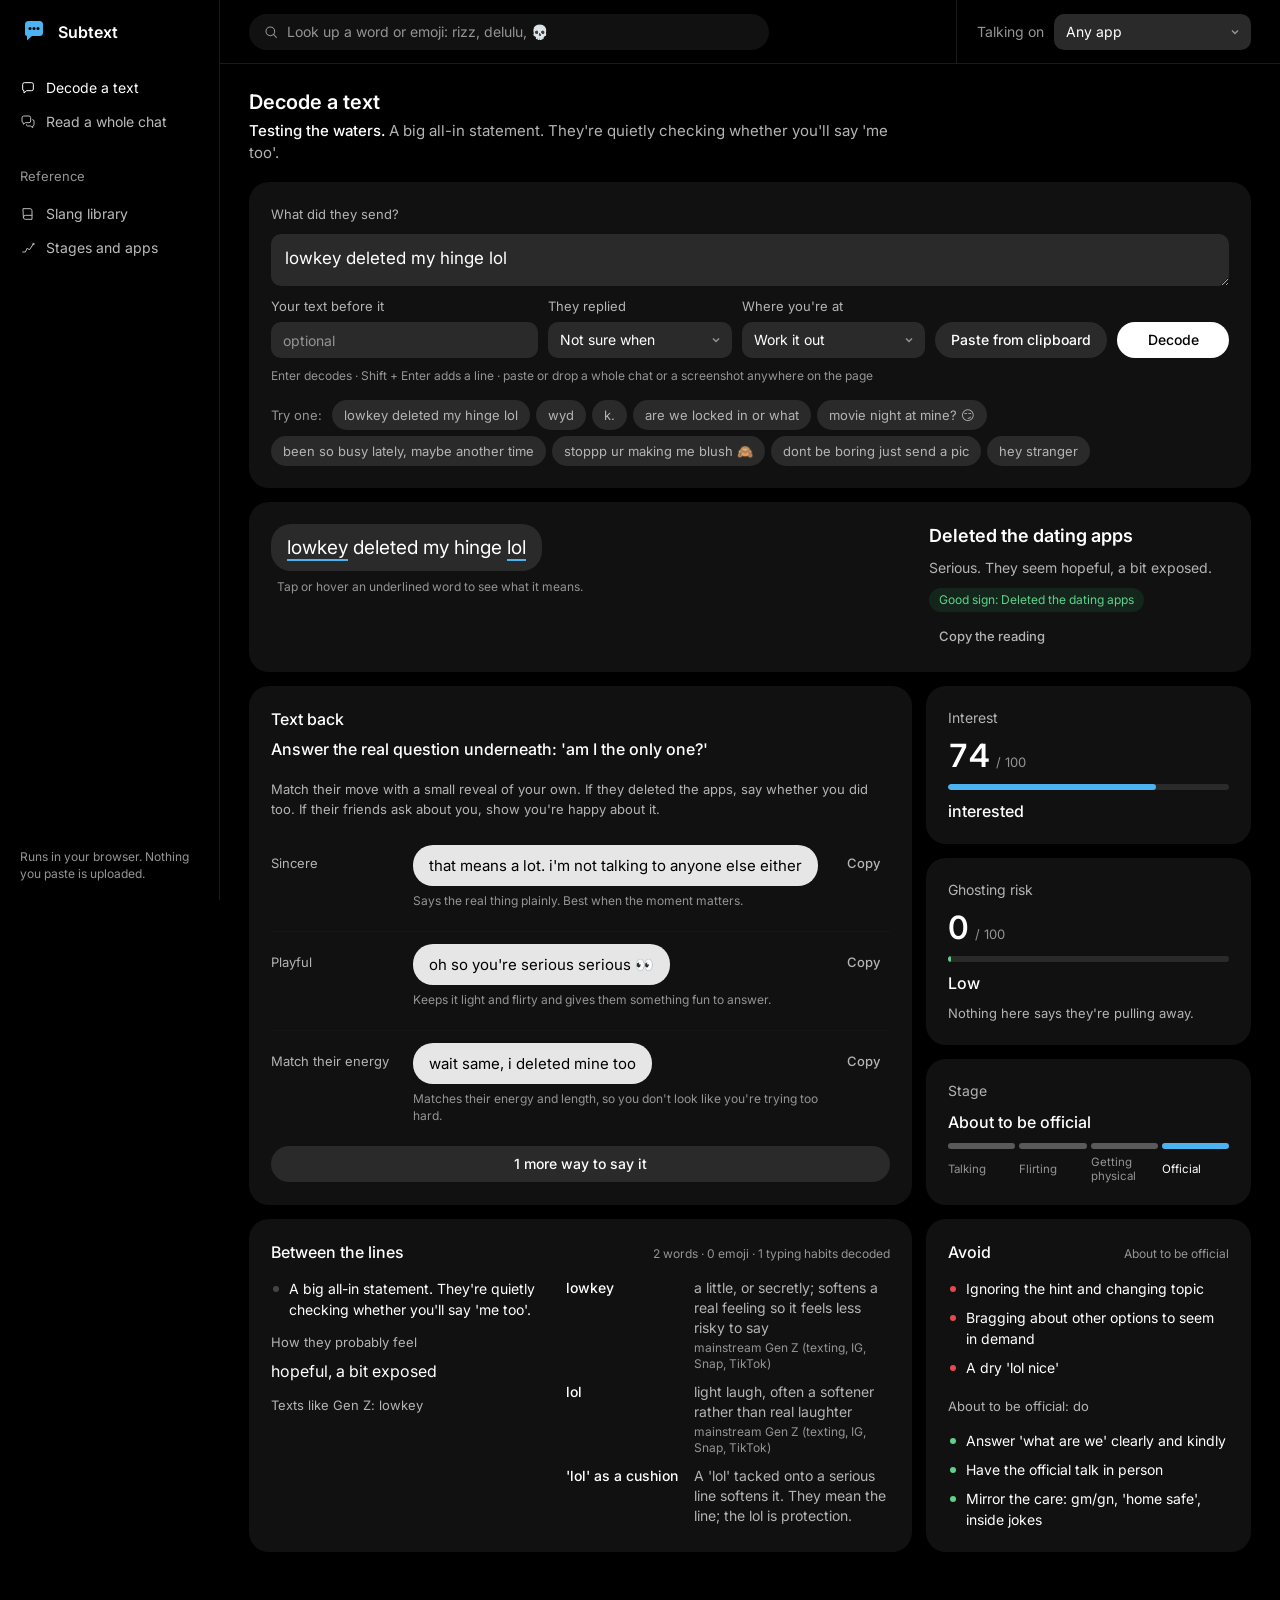
<file: index.html>
<!doctype html>
<html lang="en">
<head>
  <meta charset="utf-8">
  <meta name="viewport" content="width=device-width, initial-scale=1">
  <title>Subtext</title>
  <!-- The app lives in web/. This sends the repository's home address (and any #link after it) there. -->
  <script>location.replace("web/" + location.hash);</script>
  <meta http-equiv="refresh" content="0; url=web/">
  <style>body{background:#000;color:#fff;font:16px/1.5 system-ui,sans-serif;display:grid;place-items:center;min-height:100vh;margin:0}a{color:#4cb3f0}</style>
</head>
<body>
  <p>Opening <a href="web/">Subtext</a>…</p>
</body>
</html>
</file>
<file: web/app.css>
/* Subtext — true-black flat (tasteskill app sheet, seed 115003516).
 *
 * Elevation is lightness alone: #000 ground, #111 card, #2a2a2a nested panel. No borders or shadows on
 * cards. Colour lives on data only: the one data hue (--accent, the blue of a sent message) marks
 * interest and where you are on the stage track; status colours mark ghosting risk and flags. The
 * primary action is an inverted white pill.
 *
 * Shell (ruled T-frame): sidebar 220 + canvas. Top bar 64 with a 1px rule.
 * Canvas grid at 1440: 1440 - 220 - 1 (rule) - 2 x 29 (gutters) = 1161 = 6 columns x 181.17 + 5 gaps x 14.
 * Every card spans whole columns, so all edges land on the same six lines.
 */
:root {
  --ground: #000000;
  --surface: #111111;
  --raised: #2a2a2a;
  --border: #1a1a1a;
  --rule: #161616;
  --control: #444444;
  --text: #ffffff;
  --muted: #b4b4b4;
  --faint: #949494;
  --accent: #4cb3f0;          /* the sent-bubble blue: the one data hue */
  --positive: #5fd08b;
  --negative: #e5484d;
  --warning: #e5a93b;
  --chart-1: #4cb3f0;
  --chart-2: #e6e6e6;
  --chart-3: #6b6b6b;
  --chart-muted: #6b6b6b;
  --grid: #1f1f1f;
  --axis-ink: #949494;
  --ink: #ffffff;
  --chart-span: .12;
  --pill-positive-bg: #14261b; --pill-positive-ink: #5fd08b;
  --pill-negative-bg: #2c1a20; --pill-negative-ink: #f06a75;
  --pill-warning-bg: #2b2414; --pill-warning-ink: #e5a93b;
  --pill-neutral-bg: #222222; --pill-neutral-ink: #ffffff;
  --radius-card: 20px;
  --radius-inner: 14px;
  --radius-control: 999px;
  --radius-bubble: 20px;
  --sidebar-width: 220px;
  --gap: 14px;
  --pad: 22px;
  --gutter: 29px;
  --control-height: 36px;
  --fs-title: 20px;
  --fs-section: 16px;
  --fs-kpi: 24px;
  --fs-body: 14px;
  --fs-small: 12px;
  --font: "Inter", system-ui, -apple-system, "Segoe UI", sans-serif;
  color-scheme: dark;
}

*, *::before, *::after { box-sizing: border-box; }
html, body { margin: 0; height: 100%; }
body {
  background: var(--ground); color: var(--text);
  font: 400 var(--fs-body)/20px var(--font);
  -webkit-font-smoothing: antialiased;
}
h1, h2, h3, h4, p, ul, ol, dl, dd { margin: 0; }
ul, ol { padding: 0; list-style: none; }
button, input, select, textarea { font: inherit; color: inherit; }
button, a, select, summary, label { -webkit-tap-highlight-color: transparent; touch-action: manipulation; }
a { color: inherit; text-decoration: none; }
:focus-visible { outline: 2px solid var(--accent); outline-offset: 2px; }
::selection { background: var(--accent); color: #000; }
html { scrollbar-color: #3a3a3a transparent; accent-color: var(--accent); }
input, textarea { caret-color: var(--accent); }
.sr-only { position: absolute; width: 1px; height: 1px; padding: 0; margin: -1px; overflow: hidden; clip: rect(0 0 0 0); white-space: nowrap; border: 0; }
[hidden] { display: none !important; }
.num { font-variant-numeric: tabular-nums; }

/* ---------------------------------------------------------------- shell */
.shell {
  display: grid; min-height: 100vh;
  grid-template-columns: var(--sidebar-width) minmax(0, 1fr);
  grid-template-rows: 64px minmax(0, 1fr);
  grid-template-areas: "side top" "side canvas";
}
.side {
  grid-area: side; position: sticky; top: 0; height: 100vh;
  display: flex; flex-direction: column; gap: 4px;
  padding: 14px 10px 18px; border-right: 1px solid var(--border);
}
.brand { display: flex; align-items: center; gap: 10px; height: 36px; padding: 0 10px; margin-bottom: 18px; font-size: var(--fs-section); font-weight: 600; }
.mark { width: 28px; height: 28px; flex: none; }
.nav a {
  display: flex; align-items: center; gap: 10px; height: 32px; margin-bottom: 2px; padding: 0 10px;
  border-radius: 8px; color: #bbbbbb; transition: color 120ms ease, background-color 120ms ease;
}
.nav a:hover { color: var(--text); background: var(--surface); }
.nav a[aria-current="page"] { color: var(--text); }
.nav svg { width: 16px; height: 16px; flex: none; fill: none; stroke: currentColor; stroke-width: 1.5; stroke-linejoin: round; stroke-linecap: round; }
.nav-group { margin: 22px 10px 8px; color: var(--faint); font-size: 13px; }
.side-foot { margin-top: auto; padding: 0 10px; color: var(--faint); font-size: var(--fs-small); line-height: 17px; }

.top {
  grid-area: top; position: sticky; top: 0; z-index: 5;
  display: flex; align-items: center; justify-content: space-between; gap: 16px;
  padding: 0 0 0 var(--gutter); background: var(--ground); border-bottom: 1px solid var(--border);
}
.lookup { position: relative; flex: 1; max-width: 520px; }
.lookup svg { position: absolute; left: 14px; top: 10px; width: 16px; height: 16px; fill: none; stroke: var(--faint); stroke-width: 1.6; stroke-linecap: round; }
.top .lookup input {
  width: 100%; height: var(--control-height); padding: 0 14px 0 38px;
  border: 0; border-radius: var(--radius-control); background: var(--surface); outline-offset: 0;
}
.lookup input::placeholder { color: var(--faint); }
.switcher {
  display: flex; align-items: center; gap: 10px; align-self: stretch;
  padding: 0 var(--gutter) 0 20px; border-left: 1px solid var(--border);
}
.switcher-label { color: var(--faint); }
.switcher select { min-width: 160px; }

.canvas { grid-area: canvas; padding: 24px var(--gutter) 64px; min-width: 0; }

/* ---------------------------------------------------------------- controls */
select, input:not([type]), input[type="search"], textarea {
  height: var(--control-height); padding: 0 12px; border: 0; border-radius: 10px;
  background: var(--raised); color: var(--text);
}
select { padding-right: 30px; appearance: none; cursor: pointer;
  background-image: url("data:image/svg+xml,%3Csvg xmlns='http://www.w3.org/2000/svg' viewBox='0 0 12 12'%3E%3Cpath d='M3 4.5 6 7.5 9 4.5' fill='none' stroke='%23949494' stroke-width='1.5'/%3E%3C/svg%3E");
  background-repeat: no-repeat; background-position: right 10px center; background-size: 12px; }
textarea { height: auto; padding: 12px 14px; line-height: 22px; resize: vertical; }
input::placeholder, textarea::placeholder { color: var(--faint); }
.label { color: var(--muted); font-size: 13px; }

.btn {
  display: inline-flex; align-items: center; justify-content: center; gap: 8px;
  height: var(--control-height); padding: 0 16px; border: 0; border-radius: var(--radius-control);
  font-weight: 500; white-space: nowrap; cursor: pointer;
  transition: background-color 120ms ease, transform 80ms ease, color 120ms ease;
}
.btn:active { transform: translateY(1px); }
.btn.primary { background: #ffffff; color: #000000; }
.btn.primary:hover { background: #e6e6e6; }
.btn.secondary { background: var(--raised); color: var(--text); }
.btn.secondary:hover { background: #363636; }
.btn.ghost { background: transparent; color: var(--muted); height: 28px; padding: 0 10px; font-size: 13px; }
.btn.ghost:hover { color: var(--text); background: var(--raised); }
.file-btn { cursor: pointer; }

.segmented { display: inline-flex; gap: 2px; padding: 3px; border-radius: var(--radius-control); background: var(--surface); }
.segmented button {
  height: 30px; padding: 0 14px; border: 0; border-radius: var(--radius-control);
  background: transparent; color: var(--muted); cursor: pointer; white-space: nowrap;
}
.segmented button:hover { color: var(--text); }
.segmented button[aria-pressed="true"] { background: var(--raised); color: var(--text); }

/* ---------------------------------------------------------------- canvas */
.title-row { display: flex; flex-wrap: wrap; align-items: flex-end; justify-content: space-between; gap: 12px 24px; margin-bottom: 18px; }
.title-row h1 { font-size: var(--fs-title); line-height: 28px; font-weight: 600; }
.finding { margin-top: 4px; color: var(--muted); font-size: 15px; line-height: 22px; max-width: 72ch; }
.finding strong { color: var(--text); font-weight: 500; }
.title-actions { display: flex; flex-wrap: wrap; align-items: center; gap: 8px; }

.grid { display: grid; grid-template-columns: repeat(6, minmax(0, 1fr)); gap: var(--gap); align-items: stretch; }
.span-2 { grid-column: span 2; } .span-3 { grid-column: span 3; } .span-4 { grid-column: span 4; } .span-6 { grid-column: span 6; }
.reading { display: grid; grid-template-columns: repeat(6, minmax(0, 1fr)); gap: var(--gap); }
.reading:empty { display: none; }
@keyframes arrive { from { transform: translateY(10px); } }
@keyframes fill { from { transform: scaleX(0); } }
.reading.fresh > * { animation: arrive 260ms cubic-bezier(.16, 1, .3, 1) both; }
.reading.fresh > *:nth-child(2) { animation-delay: 40ms; }
.reading.fresh > *:nth-child(3) { animation-delay: 80ms; }
.reading.fresh > *:nth-child(n + 4) { animation-delay: 120ms; }
.meter i { transform-origin: left; animation: fill 520ms cubic-bezier(.16, 1, .3, 1) both; }
.stack { display: flex; flex-direction: column; gap: var(--gap); min-width: 0; }
.stack > .card { flex: 1; }

.card { background: var(--surface); border-radius: var(--radius-card); padding: var(--pad); min-width: 0; display: flex; flex-direction: column; gap: 14px; }
.card-head { display: flex; align-items: baseline; justify-content: space-between; gap: 12px; }
.card-head h2 { font-size: var(--fs-section); line-height: 22px; font-weight: 500; }
.card-head .meta { color: var(--faint); font-size: var(--fs-small); }
.panel { background: var(--raised); border-radius: var(--radius-inner); padding: 14px 16px; }

/* composer */
.composer { gap: 10px; }
.composer textarea { font-size: 17px; line-height: 24px; min-height: 52px; background: var(--raised); }
.composer-row { display: flex; flex-wrap: wrap; align-items: flex-end; gap: 10px; }
.field-inline { display: grid; gap: 6px; flex: 2 1 220px; min-width: 0; }
.field-inline.narrow { flex: 1 1 160px; }
.field-inline input, .field-inline select { width: 100%; }
.composer-row .btn.primary { flex: none; min-width: 112px; }
.field-error { color: var(--pill-negative-ink); font-size: 13px; }
textarea[aria-invalid="true"] { outline: 2px solid var(--negative); outline-offset: 0; }
.kbd-hint { color: var(--faint); font-size: var(--fs-small); margin-top: -2px; }
.safety-note { padding: 12px 14px; border-radius: var(--radius-inner); background: var(--pill-negative-bg); color: var(--text); line-height: 21px; }
.goal { font-size: var(--fs-section); line-height: 23px; font-weight: 500; margin-top: -6px; }
.tries { display: flex; flex-wrap: wrap; gap: 6px; padding-top: 4px; }
.tries span { color: var(--faint); font-size: 13px; line-height: 30px; margin-right: 4px; }
.try {
  height: 30px; padding: 0 12px; border: 0; border-radius: var(--radius-control);
  background: var(--raised); color: var(--muted); font-size: 13px; cursor: pointer;
  transition: color 120ms ease, background-color 120ms ease;
}
.try:hover { color: var(--text); background: #363636; }

/* the object: their text as a received bubble, words decoded where they sit */
.object { display: grid; grid-template-columns: minmax(0, 1fr) minmax(220px, 300px); gap: 18px 28px; align-items: start; }
.thread { display: grid; gap: 6px; justify-items: start; }
.thread .mine { justify-self: end; }
.bubble {
  max-width: 100%; padding: 10px 16px; border-radius: var(--radius-bubble);
  background: var(--raised); font-size: 19px; line-height: 27px; overflow-wrap: anywhere;
}
.bubble.mine { background: #e6e6e6; color: #000; font-size: 15px; line-height: 21px; }
.bubble .who { display: block; margin-bottom: 2px; color: var(--faint); font-size: var(--fs-small); line-height: 16px; }
.bubble mark {
  background: transparent; color: inherit; cursor: help;
  text-decoration: underline 2px var(--accent); text-underline-offset: 5px;
}
.bubble mark { position: relative; border-radius: 4px; outline-offset: 3px; }
.bubble mark:hover, .bubble mark:focus { color: var(--accent); outline: none; }
.bubble mark:focus-visible { outline: 2px solid var(--accent); }
/* the note exists only while it shows, so a hidden one never widens the page */
@keyframes tip { from { opacity: 0; transform: translateY(4px); } }
.bubble mark:hover::after, .bubble mark:focus::after {
  content: attr(data-tip); position: absolute; left: -6px; bottom: calc(100% + 10px); z-index: 4;
  width: max-content; max-width: min(280px, 72vw); padding: 8px 12px; border-radius: 12px;
  background: #ffffff; color: #000000; font-size: 13px; line-height: 18px; font-weight: 400; white-space: normal;
  box-shadow: 0 8px 24px rgba(0, 0, 0, 0.5); /* taste-skill-ignore: the note floats over the page */
  pointer-events: none; animation: tip 160ms cubic-bezier(.16, 1, .3, 1);
}
.bubble mark.tip-end::after { left: auto; right: -6px; }
.thread .stamp { color: var(--faint); font-size: var(--fs-small); padding: 0 6px; }
.object-side { display: grid; gap: 10px; align-content: start; }
.object-side h2 { font-size: 18px; line-height: 24px; font-weight: 600; }
.object-side .sub { color: var(--muted); }
.object-actions { display: flex; flex-wrap: wrap; gap: 6px; }

/* status pills: never colour alone, always a word */
.pills { display: flex; flex-wrap: wrap; gap: 6px; }
.pill { display: inline-flex; align-items: center; gap: 6px; height: 24px; padding: 0 10px; border-radius: 12px; font-size: var(--fs-small); background: var(--pill-neutral-bg); color: var(--pill-neutral-ink); }
.pill.green { background: var(--pill-positive-bg); color: var(--pill-positive-ink); }
.pill.yellow { background: var(--pill-warning-bg); color: var(--pill-warning-ink); }
.pill.red { background: var(--pill-negative-bg); color: var(--pill-negative-ink); }

/* KPIs: type, a bar, a word */
.kpi { gap: 10px; }
.kpi .k-label { color: var(--muted); }
.kpi .k-value { display: flex; align-items: baseline; gap: 6px; }
.kpi .k-value b { font-size: 32px; line-height: 36px; font-weight: 600; font-variant-numeric: tabular-nums; letter-spacing: -0.01em; }
.kpi .k-value small { color: var(--faint); font-size: 13px; }
.kpi .k-word { font-size: var(--fs-section); line-height: 22px; font-weight: 500; }
.kpi .k-note { color: var(--muted); font-size: 13px; line-height: 19px; }
.meter { height: 6px; border-radius: 3px; background: var(--raised); overflow: hidden; }
.meter i { display: block; height: 100%; border-radius: 3px; background: var(--accent); }
.meter.low i { background: var(--positive); }
.meter.medium i { background: var(--warning); }
.meter.high i { background: var(--negative); }

/* the stage track: talking → flirting → getting physical → official, with the off-ramps below */
.track { display: grid; grid-template-columns: repeat(4, 1fr); gap: 4px; }
.track span { display: grid; gap: 6px; color: var(--faint); font-size: 11.5px; line-height: 14px; }
.track span::before { content: ""; height: 6px; border-radius: 3px; background: var(--raised); }
.track span.past::before { background: #5a5a5a; }
.track span.here { color: var(--text); }
.track span.here::before { background: var(--accent); }
.offtrack { color: var(--warning); font-size: 13px; }

/* replies */
.replies { display: grid; gap: 10px; }
.reply { display: grid; grid-template-columns: 128px minmax(0, 1fr) auto; gap: 4px 14px; align-items: start; padding: 12px 0; }
.reply + .reply { border-top: 1px solid var(--rule); }
.reply .style { color: var(--muted); font-size: 13px; line-height: 36px; }
.reply .body { display: grid; gap: 6px; justify-items: start; }
.reply .bubble.mine { font-size: 15px; }
.reply .why { color: var(--faint); font-size: var(--fs-small); line-height: 17px; }
.reply .btn.ghost { margin-top: 4px; }

.list { display: grid; gap: 8px; line-height: 21px; }
.list li { position: relative; padding-left: 18px; }
.list li::before { content: ""; position: absolute; left: 2px; top: 8px; width: 6px; height: 6px; border-radius: 50%; background: var(--control); }
.list.do li::before { background: var(--positive); }
.list.dont li::before, .list.avoid li::before { background: var(--negative); }
.list.quiet { color: var(--muted); }
.sub-h { color: var(--muted); font-size: 13px; margin-top: 4px; }
.split { display: grid; grid-template-columns: minmax(0, 1fr) minmax(0, 1.2fr); gap: 24px; }
.split .col { display: grid; gap: 8px; align-content: start; }
.feel { font-size: var(--fs-section); line-height: 23px; }

.kv { display: grid; grid-template-columns: minmax(90px, max-content) minmax(0, 1fr); gap: 10px 16px; line-height: 20px; }
.kv dt { font-weight: 500; overflow-wrap: anywhere; }
.kv dt.emo { font-size: 20px; }
.kv dd { color: var(--muted); }
.kv dd small { display: block; color: var(--faint); font-size: var(--fs-small); line-height: 16px; margin-top: 2px; }

/* whole chat */
.who-head { display: flex; align-items: center; gap: 14px; }
.avatar { width: 50px; height: 50px; flex: none; display: grid; place-items: center; border-radius: 50%; font-size: 20px; font-weight: 600; color: #000; }
.who-head h2 { font-size: 18px; line-height: 24px; font-weight: 600; }
.who-head p { color: var(--muted); font-size: 13px; }
.who-tools { margin-left: auto; display: flex; flex-wrap: wrap; justify-content: flex-end; align-items: center; gap: 8px; min-width: 0; }
.who-tools select { min-width: 0; max-width: 100%; }
.chart { min-height: 220px; }
.effort { display: grid; gap: 14px; }
.effort .row { display: grid; gap: 6px; }
.effort .row > div { display: flex; justify-content: space-between; gap: 10px; }
.effort .row span:last-child { color: var(--muted); font-variant-numeric: tabular-nums; }
.duo { display: grid; gap: 3px; }
.effort-read { margin-top: auto; padding-top: 6px; font-size: 15px; line-height: 22px; }
.duo i { display: block; height: 6px; border-radius: 3px; }
.duo i.them { background: var(--accent); }
.duo i.you { background: var(--chart-3); }
.legend { display: flex; gap: 14px; color: var(--muted); font-size: var(--fs-small); }
.legend i { display: inline-block; width: 10px; height: 6px; border-radius: 3px; margin-right: 6px; vertical-align: middle; }

.table { width: 100%; border-collapse: collapse; font-variant-numeric: tabular-nums; }
.table th { text-align: left; font-weight: 400; color: var(--faint); font-size: var(--fs-small); padding: 0 12px 10px 0; border-bottom: 1px solid var(--rule); }
.table td { padding: 11px 12px 11px 0; border-bottom: 1px solid var(--rule); vertical-align: top; line-height: 20px; }
.table tr:last-child td { border-bottom: 0; }
.table td.n, .table th.n { text-align: right; padding-right: 0; }
.table td.t { max-width: 0; width: 46%; }
.table td.t span, .row-open { display: block; overflow: hidden; text-overflow: ellipsis; white-space: nowrap; }
.row-open { width: 100%; padding: 0; border: 0; background: none; text-align: left; cursor: pointer; border-radius: 4px; }
.row-open:hover { color: var(--accent); }
.table td.dim, .table td .dim { color: var(--muted); }
.table tbody tr { cursor: default; }
.table tbody tr.clickable { cursor: pointer; transition: background-color 120ms ease; }
.table tbody tr.clickable:hover td { background: #161616; }
.dot { display: inline-block; width: 8px; height: 8px; border-radius: 50%; margin-right: 8px; vertical-align: 1px; }
.dot.low { background: var(--positive); } .dot.medium { background: var(--warning); } .dot.high { background: var(--negative); }
.more { align-self: flex-start; }

/* a file didn't load: say so at the top of the page */
.load-error {
  margin-bottom: var(--gap); padding: 14px 18px; border-radius: var(--radius-inner);
  background: var(--pill-negative-bg); color: var(--pill-negative-ink); font-size: 15px; line-height: 22px;
}

/* "More details" only exists on a phone; on wider screens the three fields are always shown */
.more-toggle { display: none; }

/* dragging a file over the page */
.drop-veil {
  position: fixed; inset: 0; z-index: 20; display: grid; place-items: center; padding: 24px;
  background: rgba(0, 0, 0, 0.78); pointer-events: none;
}
.drop-veil p {
  display: grid; gap: 6px; text-align: center; padding: 28px 36px; border-radius: var(--radius-card);
  background: var(--surface); outline: 2px dashed var(--accent); outline-offset: -10px; color: var(--muted);
}
.drop-veil b { color: var(--text); font-size: var(--fs-title); font-weight: 600; }

/* how to get your chats */
.howto { margin-bottom: var(--gap); }
.howto-list { display: grid; grid-template-columns: minmax(160px, 220px) minmax(0, 1fr); margin: 0; }
.howto-list dt, .howto-list dd { padding: 12px 0; border-top: 1px solid var(--rule); line-height: 21px; }
.howto-list dt:first-of-type, .howto-list dt:first-of-type + dd { border-top: 0; }
.howto-list dt { font-weight: 500; padding-right: 16px; }
.howto-list dt small { display: block; color: var(--faint); font-size: var(--fs-small); font-weight: 400; }
.howto-list dd { color: var(--muted); }
.howto-list b { color: var(--text); font-weight: 500; }
.howto-list a { color: var(--accent); text-decoration: underline; text-underline-offset: 3px; }
.howto code { font-size: 13px; color: var(--text); background: var(--raised); padding: 1px 6px; border-radius: 6px; overflow-wrap: anywhere; }
.paste { margin-bottom: var(--gap); }

/* library */
.lib { gap: 16px; }
.lib-tools { display: flex; flex-wrap: wrap; align-items: center; gap: 10px; }
.lib-tools input { flex: 1 1 280px; }
.lib-tools select { flex: 0 1 260px; min-width: 0; max-width: 100%; }
.lib-tools .count { color: var(--faint); margin-left: auto; font-variant-numeric: tabular-nums; }
.lib td.term { font-weight: 500; white-space: nowrap; }
.lib td.term.emo { font-size: 20px; }
.tone-word { color: var(--muted); }
.lean { white-space: nowrap; }
.lean.up { color: var(--positive); } .lean.down { color: var(--negative); }
.empty { color: var(--muted); padding: 24px 0; display: grid; gap: 12px; justify-items: start; }

/* guide */
.stage-card h2 { font-size: var(--fs-section); font-weight: 500; }
.stage-card .about { color: var(--muted); line-height: 21px; }

.tabbar { display: none; }

/* ---------------------------------------------------------------- tablet */
@media (min-width: 761px) and (max-width: 1100px) {
  .object { grid-template-columns: 1fr; }
  .span-4, .span-2 { grid-column: span 6; }
  .reading > .span-2:not(.stack) { grid-column: span 6; }
  .stack { flex-direction: row; flex-wrap: wrap; }
  .stack > .card { flex: 1 1 200px; }
}

/* ---------------------------------------------------------------- phone */
@media (max-width: 760px) {
  :root { --gutter: 16px; --pad: 18px; }
  .shell { grid-template-columns: 1fr; grid-template-rows: 56px minmax(0, 1fr) 60px; grid-template-areas: "top" "canvas" "tabs"; }
  .side { display: none; }
  .top { height: 56px; padding-left: var(--gutter); }
  .switcher { padding-right: var(--gutter); padding-left: 12px; }
  .switcher-label { position: absolute; width: 1px; height: 1px; overflow: hidden; clip: rect(0 0 0 0); white-space: nowrap; }
  .switcher select { min-width: 0; width: 132px; }
  .canvas { padding: 18px var(--gutter) 84px; }
  .grid, .reading { grid-template-columns: 1fr; }
  .grid > *, .reading > * { grid-column: 1 / -1; }
  .object { grid-template-columns: 1fr; }
  .stack { flex-direction: column; }
  .card-head { flex-direction: column; align-items: flex-start; gap: 2px; }
  .composer-row .btn.primary, #clipBtn { width: 100%; }
  /* iPhone zooms in on any field whose text is under 16px: keep them at 16 */
  input, select, textarea, .top .lookup input { font-size: 16px; }
  .composer textarea { min-height: 76px; }
  .more-toggle {
    position: relative; display: grid; gap: 2px; justify-items: start; width: 100%; padding: 10px 40px 10px 14px; border: 0; border-radius: 12px;
    background: transparent; color: var(--text); font-weight: 500; text-align: left; cursor: pointer;
    outline: 1px solid var(--raised); outline-offset: -1px;
  }
  .more-toggle span { color: var(--faint); font-size: 13px; font-weight: 400; }
  .more-toggle::after { content: "+"; position: absolute; right: 16px; top: 50%; transform: translateY(-50%); color: var(--muted); font-size: 20px; line-height: 1; }
  .details-open .more-toggle::after { content: "−"; }
  .composer:not(.details-open) .field-inline { display: none; }
  .kbd-hint { display: none; }
  .tries { flex-wrap: nowrap; overflow-x: auto; margin: 0 calc(-1 * var(--pad)); padding: 4px var(--pad) 2px; scrollbar-width: none; }
  .tries::-webkit-scrollbar { display: none; }
  .try, .tries span { flex: none; }
  .btn.ghost { height: 40px; padding: 0 12px; }
  .bubble { font-size: 17px; line-height: 24px; }
  .reply { grid-template-columns: minmax(0, 1fr) auto; }
  .split { grid-template-columns: 1fr; }
  .reply .style { grid-column: 1 / -1; line-height: 18px; }
  .who-head { flex-wrap: wrap; }
  .who-tools { margin-left: 0; width: 100%; justify-content: flex-start; }
  .who-tools select { flex: 1 1 150px; }
  .table td.t { width: auto; }
  /* the library on a phone: word and lean on one line, the meaning under them */
  .howto-list { grid-template-columns: 1fr; }
  .howto-list dd { border-top: 0; padding-top: 0; }
  .lib .table thead { display: none; }
  .lib .table tr { display: grid; grid-template-columns: minmax(0, 1fr) auto; gap: 4px 12px; padding: 12px 0; border-bottom: 1px solid var(--rule); }
  .lib .table tr:last-child { border-bottom: 0; }
  .lib .table td { padding: 0; border: 0; }
  .lib .table td:nth-child(2) { grid-column: 1 / -1; grid-row: 2; color: var(--muted); }
  .lib .table td:nth-child(4) { grid-row: 1; grid-column: 2; text-align: right; }
  .lib .table td.term { white-space: normal; }
  .lib-tools input, .lib-tools select { flex: 1 1 100%; }
  .hide-phone { display: none; }
  /* clear of the iPhone's notch and home bar, most of all when installed to the home screen */
  .top { padding-top: env(safe-area-inset-top); height: calc(56px + env(safe-area-inset-top)); }
  .canvas { padding-bottom: calc(84px + env(safe-area-inset-bottom)); }
  .tabbar {
    display: grid; grid-area: tabs; grid-template-columns: repeat(4, 1fr); position: fixed; inset: auto 0 0 0; z-index: 6;
    height: calc(60px + env(safe-area-inset-bottom)); padding-bottom: env(safe-area-inset-bottom);
    background: var(--ground); border-top: 1px solid var(--border);
  }
  .tabbar a { display: grid; place-items: center; color: #bbbbbb; font-size: 13px; }
  .tabbar a[aria-current="page"] { color: var(--text); font-weight: 500; }
}

@media (prefers-reduced-motion: reduce) {
  *, *::before, *::after { transition: none !important; animation: none !important; }
}
</file>
